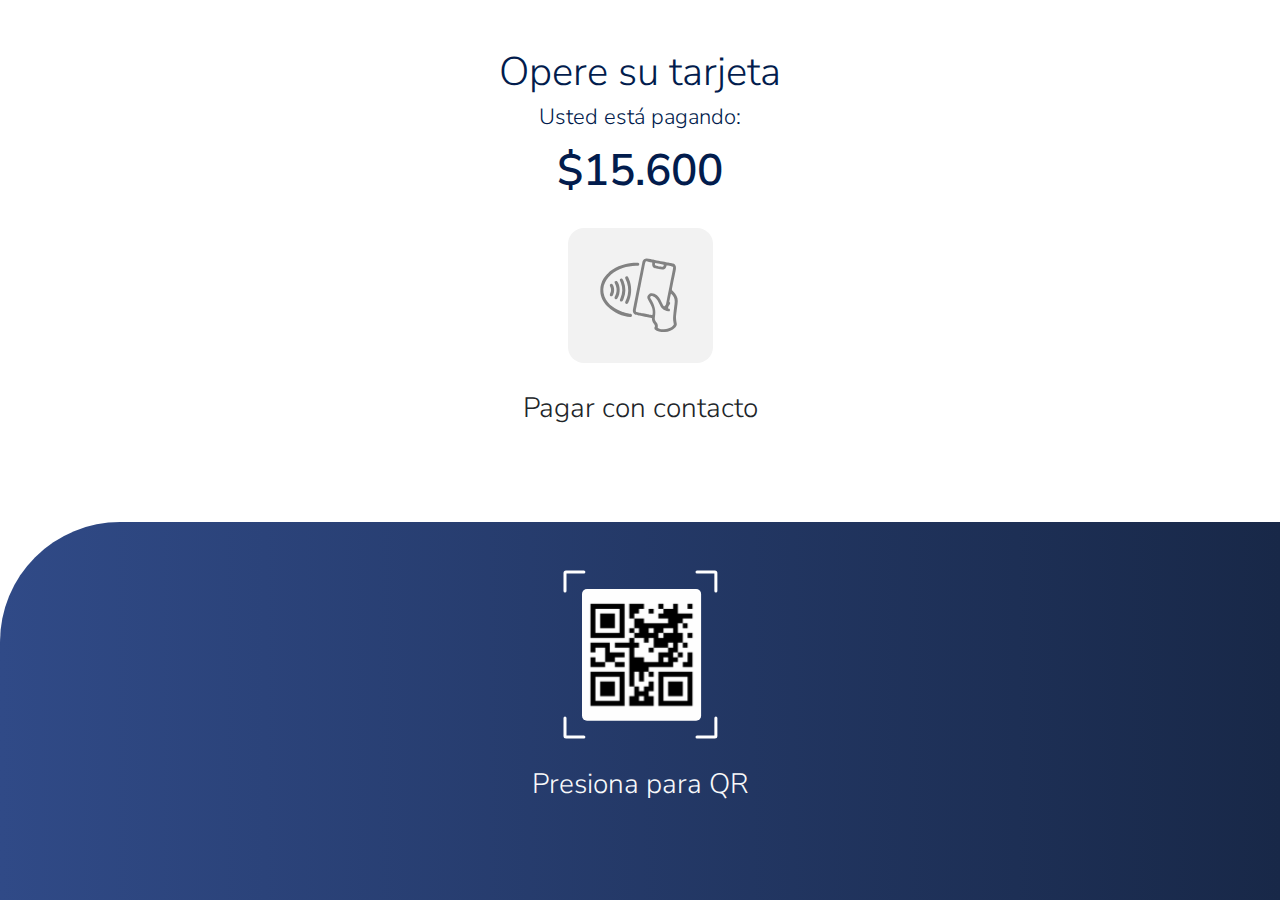
<file: index.html>
<!DOCTYPE html>
<html lang="es">

<head>
  <meta charset="UTF-8" />
  <meta name="viewport" content="width=device-width, initial-scale=1.0" />
  <title>Payment pos</title>
  <!-- Reset Css -->
  <link rel="stylesheet" href="assets/css/Reboot.css">
  <!-- Bootstrap -->
  <link href="https://cdn.jsdelivr.net/npm/bootstrap@5.3.3/dist/css/bootstrap.min.css" rel="stylesheet"
    integrity="sha384-QWTKZyjpPEjISv5WaRU9OFeRpok6YctnYmDr5pNlyT2bRjXh0JMhjY6hW+ALEwIH" crossorigin="anonymous">
  <!-- Css -->
  <link rel="stylesheet" href="assets/css/styles.css" />
  <!-- Icons  bootstrap -->
  <link rel="stylesheet" href="https://cdn.jsdelivr.net/npm/bootstrap-icons@1.11.3/font/bootstrap-icons.min.css">
   <!-- Animate On Scroll Library -->
  <link href="https://unpkg.com/aos@2.3.1/dist/aos.css" rel="stylesheet">
</head>

<body>
  <div id="root">
     <!-- header -->
    <header class="app-header text-center px-4">
      <div class="header-title  mt-5">
        <h1 class="fw-light">Opere su tarjeta</h1>
        <h2 class="fw-light my-2">Usted está pagando:</h2>
        <p class="fw-semibold">$15.600</p>
      </div>

      <a href="payment-contact.html" class="payment-icon d-flex justify-content-center align-items-center my-4">
        <img src="assets/img/icons/payment-contact.svg" alt="Pago por contacto">
      </a>

      <a href="payment-contact.html" class="fs-3 fw-light text-dark">Pagar con contacto</a>
    </header>


    <main class="app-main bg-light">
      <!-- Icono pago contacto -->
      <!-- <section class="payment-contact text-center bg-az-color">
        <div class="bg-light border-bottom-right">
          <a href="payment-contact.html" class="payment-icon d-flex justify-content-center align-items-center mb-4">
            <img src="assets/img/icons/payment-contact.svg" alt="Pago por contacto">
          </a>

          <a href="payment-contact.html" class="fs-3 fw-light text-dark">Pagar con contacto</a>
        </div>
      </section> -->

    <!-- Icono pago qr -->
      <section class="h-100 bg-az text-center border-top-left pt-5 payment-qr text-center">
        <div class="payment-qr">
          <a href="payment-qr.html" class="d-flex justify-content-center align-items-center mb-4">
            <img src="assets/img/icons/payment-qr.svg" alt="Pago por QR">
          </a>

          <a href="payment-qr.html" class="fs-3 fw-light text-light">Presiona para QR</a>
        </div>
      </section>
    </main>
  </div>

  <!-- JS bootstrap -->
  <script src="https://cdn.jsdelivr.net/npm/@popperjs/core@2.11.8/dist/umd/popper.min.js"
    integrity="sha384-I7E8VVD/ismYTF4hNIPjVp/Zjvgyol6VFvRkX/vR+Vc4jQkC+hVqc2pM8ODewa9r"
    crossorigin="anonymous"></script>
  <script src="https://cdn.jsdelivr.net/npm/bootstrap@5.3.3/dist/js/bootstrap.min.js"
    integrity="sha384-0pUGZvbkm6XF6gxjEnlmuGrJXVbNuzT9qBBavbLwCsOGabYfZo0T0to5eqruptLy"
    crossorigin="anonymous"></script> 
  <!-- Animate On Scroll Library -->
  <script src="https://unpkg.com/aos@2.3.1/dist/aos.js"></script>
  <script>
    AOS.init();
  </script>
</body>

</html>
</file>
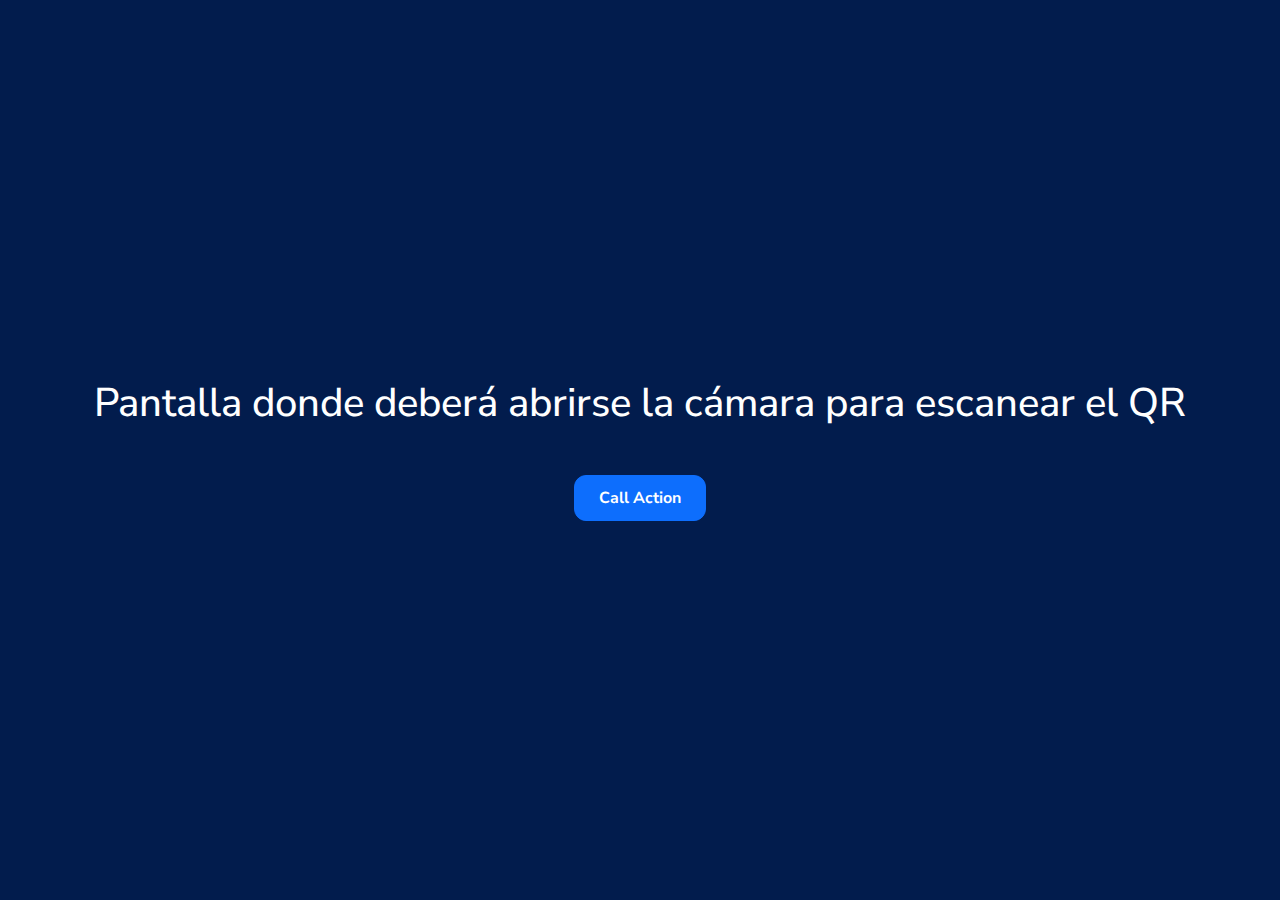
<file: generar-qr.html>
<!DOCTYPE html>
<html lang="es">

<head>
  <meta charset="UTF-8" />
  <meta name="viewport" content="width=device-width, initial-scale=1.0" />
  <title>Generar qr</title>
  <!-- Reset Css -->
  <link rel="stylesheet" href="assets/css/Reboot.css">
  <!-- Bootstrap -->
  <link href="https://cdn.jsdelivr.net/npm/bootstrap@5.3.3/dist/css/bootstrap.min.css" rel="stylesheet"
    integrity="sha384-QWTKZyjpPEjISv5WaRU9OFeRpok6YctnYmDr5pNlyT2bRjXh0JMhjY6hW+ALEwIH" crossorigin="anonymous">
  <!-- Css -->
  <link rel="stylesheet" href="assets/css/styles.css" />
  <link rel="stylesheet" href="assets/css/loading.css" />
  <!-- Icons  bootstrap -->
  <link rel="stylesheet" href="https://cdn.jsdelivr.net/npm/bootstrap-icons@1.11.3/font/bootstrap-icons.min.css">
</head>

<body>
  <div class="loading text-white px-4 text-center flex-column">
    <h1>Pantalla donde deberá abrirse la cámara para escanear el QR</h1>
    <a href="payment-error.html" id="confirmButton" class="btn btn-primary mt-5" role="button">Call Action</a>
  </div>

  <!-- JS bootstrap -->
  <script src="https://cdn.jsdelivr.net/npm/@popperjs/core@2.11.8/dist/umd/popper.min.js"
    integrity="sha384-I7E8VVD/ismYTF4hNIPjVp/Zjvgyol6VFvRkX/vR+Vc4jQkC+hVqc2pM8ODewa9r"
    crossorigin="anonymous"></script>
  <script src="https://cdn.jsdelivr.net/npm/bootstrap@5.3.3/dist/js/bootstrap.min.js"
    integrity="sha384-0pUGZvbkm6XF6gxjEnlmuGrJXVbNuzT9qBBavbLwCsOGabYfZo0T0to5eqruptLy"
    crossorigin="anonymous"></script> 
</body>
</html>
</file>
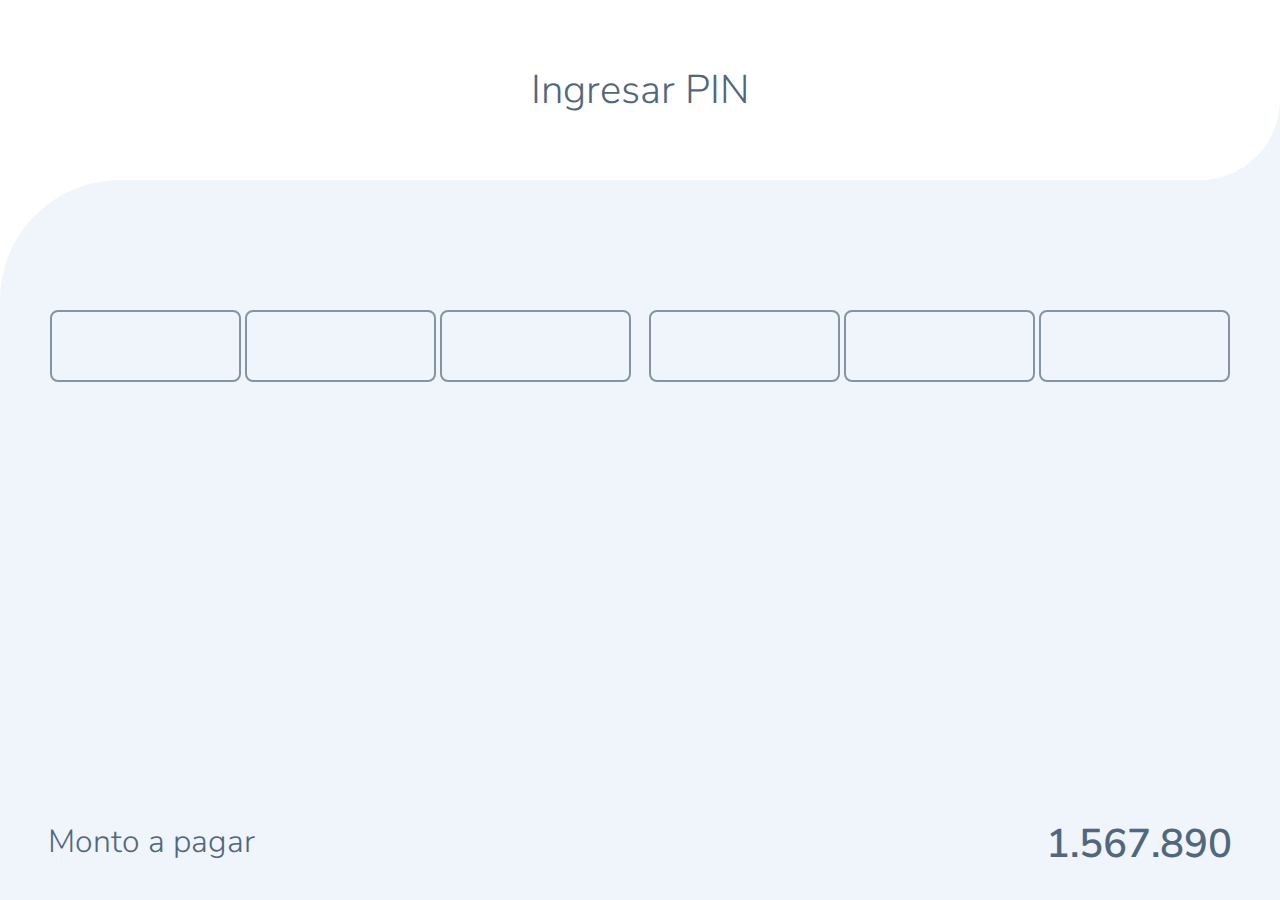
<file: payment-contact.html>
<!DOCTYPE html>
<html lang="es">

<head>
  <meta charset="UTF-8" />
  <meta name="viewport" content="width=device-width, initial-scale=1.0" />
  <title>payment-contact</title>
  <!-- Reset Css -->
  <link rel="stylesheet" href="assets/css/Reboot.css" />
  <!-- Bootstrap -->
  <link href="https://cdn.jsdelivr.net/npm/bootstrap@5.3.3/dist/css/bootstrap.min.css" rel="stylesheet"
    integrity="sha384-QWTKZyjpPEjISv5WaRU9OFeRpok6YctnYmDr5pNlyT2bRjXh0JMhjY6hW+ALEwIH" crossorigin="anonymous" />
  <!-- Css -->
  <link rel="stylesheet" href="assets/css/styles.css" />
  <link rel="stylesheet" href="assets/css/payment-qr.css" />
  <!-- Icons  bootstrap -->
  <link rel="stylesheet" href="https://cdn.jsdelivr.net/npm/bootstrap-icons@1.11.3/font/bootstrap-icons.min.css" />
  <link rel="stylesheet" href="https://cdn.jsdelivr.net/npm/bootstrap-icons@1.11.3/font/bootstrap-icons.min.css" />
  <!-- Animate On Scroll Library -->
  <link href="https://unpkg.com/aos@2.3.1/dist/aos.css" rel="stylesheet" />
</head>

<body>
  <div id="root">
    <!-- header -->
    <header class="header-page bg-light-blue">
      <div
        class="header-title h-100 d-flex align-items-center justify-content-center bg-light border-bottom-right px-4">
        <h1 class="fw-light">Ingresar PIN</h1>
      </div>
    </header>

    <main class="main-page bg-light position-relative">
      <!-- input pin -->
      <div class="w-100 h-100 bg-light-blue border-top-left px-5 pt-5">
        <div class="otp-field">
          <input type="text" name="" id="" maxlength="1" />
          <input type="text" name="" id="" maxlength="1" />
          <input type="text" class="space" maxlength="1" />
          <input type="text" name="" id="" maxlength="1" />
          <input type="text" name="" id="" maxlength="1" />
          <input type="text" name="" id="" maxlength="1" />
        </div>
      </div>

      <!-- detalle del pago -->
      <div class="payment-data d-flex justify-content-between align-items-center px-5">
        <h3 class="fs-2 fw-light mb-1">Monto a pagar</h3>
        <h4 class="fs-1 fw-semibold">1.567.890</h4>
      </div>
    </main>
  </div>

  <!-- JS bootstrap -->
  <script src="https://cdn.jsdelivr.net/npm/@popperjs/core@2.11.8/dist/umd/popper.min.js"
    integrity="sha384-I7E8VVD/ismYTF4hNIPjVp/Zjvgyol6VFvRkX/vR+Vc4jQkC+hVqc2pM8ODewa9r"
    crossorigin="anonymous"></script>
  <script src="https://cdn.jsdelivr.net/npm/bootstrap@5.3.3/dist/js/bootstrap.min.js"
    integrity="sha384-0pUGZvbkm6XF6gxjEnlmuGrJXVbNuzT9qBBavbLwCsOGabYfZo0T0to5eqruptLy"
    crossorigin="anonymous"></script>

  <script src="assets/js/input.js"></script>
</body>

</html>
</file>
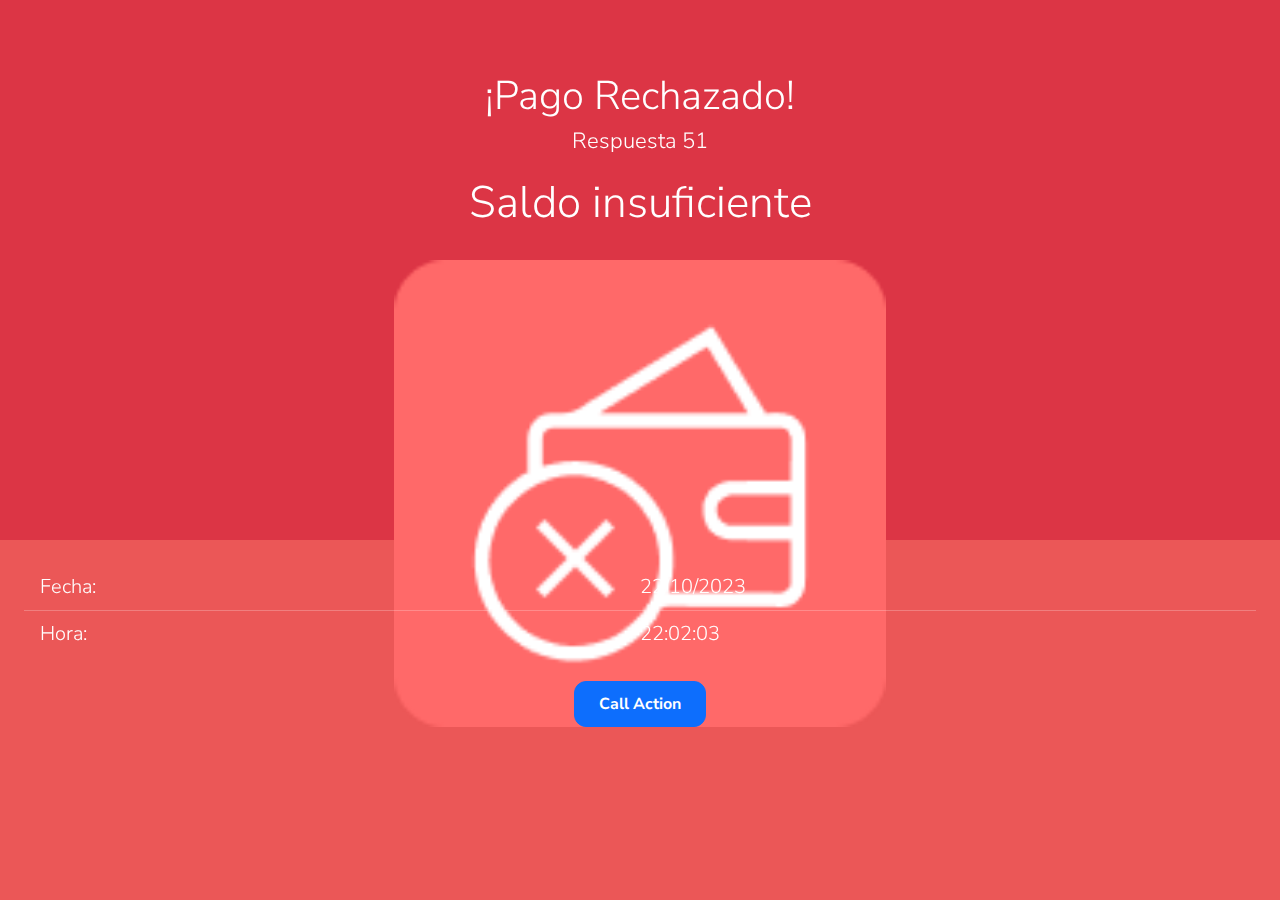
<file: payment-error.html>
<!DOCTYPE html>
<html lang="es">

<head>
  <meta charset="UTF-8" />
  <meta name="viewport" content="width=device-width, initial-scale=1.0" />
  <title>Payment error</title>
  <!-- Reset Css -->
  <link rel="stylesheet" href="assets/css/Reboot.css">
  <!-- Bootstrap -->
  <link href="https://cdn.jsdelivr.net/npm/bootstrap@5.3.3/dist/css/bootstrap.min.css" rel="stylesheet"
    integrity="sha384-QWTKZyjpPEjISv5WaRU9OFeRpok6YctnYmDr5pNlyT2bRjXh0JMhjY6hW+ALEwIH" crossorigin="anonymous">
  <!-- Css -->
  <link rel="stylesheet" href="assets/css/styles.css" />
  <link rel="stylesheet" href="assets/css/payment-qr.css" />
  <!-- Icons  bootstrap -->
  <link rel="stylesheet" href="https://cdn.jsdelivr.net/npm/bootstrap-icons@1.11.3/font/bootstrap-icons.min.css">
  <!-- Animate On Scroll Library -->
  <link href="https://unpkg.com/aos@2.3.1/dist/aos.css" rel="stylesheet">
</head>

<body>
  <div id="root" class="page-response">
     <!-- header -->
     <header class="header-page bg-danger p-4">
        <div class="header-title text-center mt-5" data-aos="fade-in" data-aos-duration="1000">
          <h1 class="fw-light mb-2">¡Pago Rechazado!</h1>
          <h2 class="fw-light mb-3">Respuesta  51</h2>
          <p class="fw-light">Saldo insuficiente</p>
        </div>

        <!-- icono -->
        <div class="header-icon-payment mt-4" data-aos="fade-in" data-aos-duration="1000">
          <img src="assets/img/icon-error.png" alt="error al procesar el pago">
        </div>
    </header>


    <main class="main-page bg-danger-dark p-4 text-white">
      <!-- detalle del pago -->
      <ul class="list-group list-group-flush" data-aos="fade-in" data-aos-duration="2000">
        <li class="list-group-item d-flex">
          <span class="fw-light w-50">Fecha:</span>
          <span class="fw-light">22/10/2023</span>
        </li>
        <li class="list-group-item d-flex">
          <span class="fw-light w-50">Hora:</span>
          <span class="fw-light">22:02:03</span>
        </li>
      </ul>

      <!-- call action para vovler al index o descargar algún elementos -->
      <div class="d-flex justify-content-center mt-4" data-aos="fade-in" data-aos-duration="2000">
        <a href="index.html" id="confirmButton" class="btn btn-primary" role="button">Call Action</a>
      </div>
    </main>
  </div>

  <!-- JS bootstrap -->
  <script src="https://cdn.jsdelivr.net/npm/@popperjs/core@2.11.8/dist/umd/popper.min.js"
    integrity="sha384-I7E8VVD/ismYTF4hNIPjVp/Zjvgyol6VFvRkX/vR+Vc4jQkC+hVqc2pM8ODewa9r"
    crossorigin="anonymous"></script>
  <script src="https://cdn.jsdelivr.net/npm/bootstrap@5.3.3/dist/js/bootstrap.min.js"
    integrity="sha384-0pUGZvbkm6XF6gxjEnlmuGrJXVbNuzT9qBBavbLwCsOGabYfZo0T0to5eqruptLy"
    crossorigin="anonymous"></script> 

    <!-- Animate On Scroll Library -->
    <script src="https://unpkg.com/aos@2.3.1/dist/aos.js"></script>
    <script>
      AOS.init();
    </script>
</body>

</html>
</file>
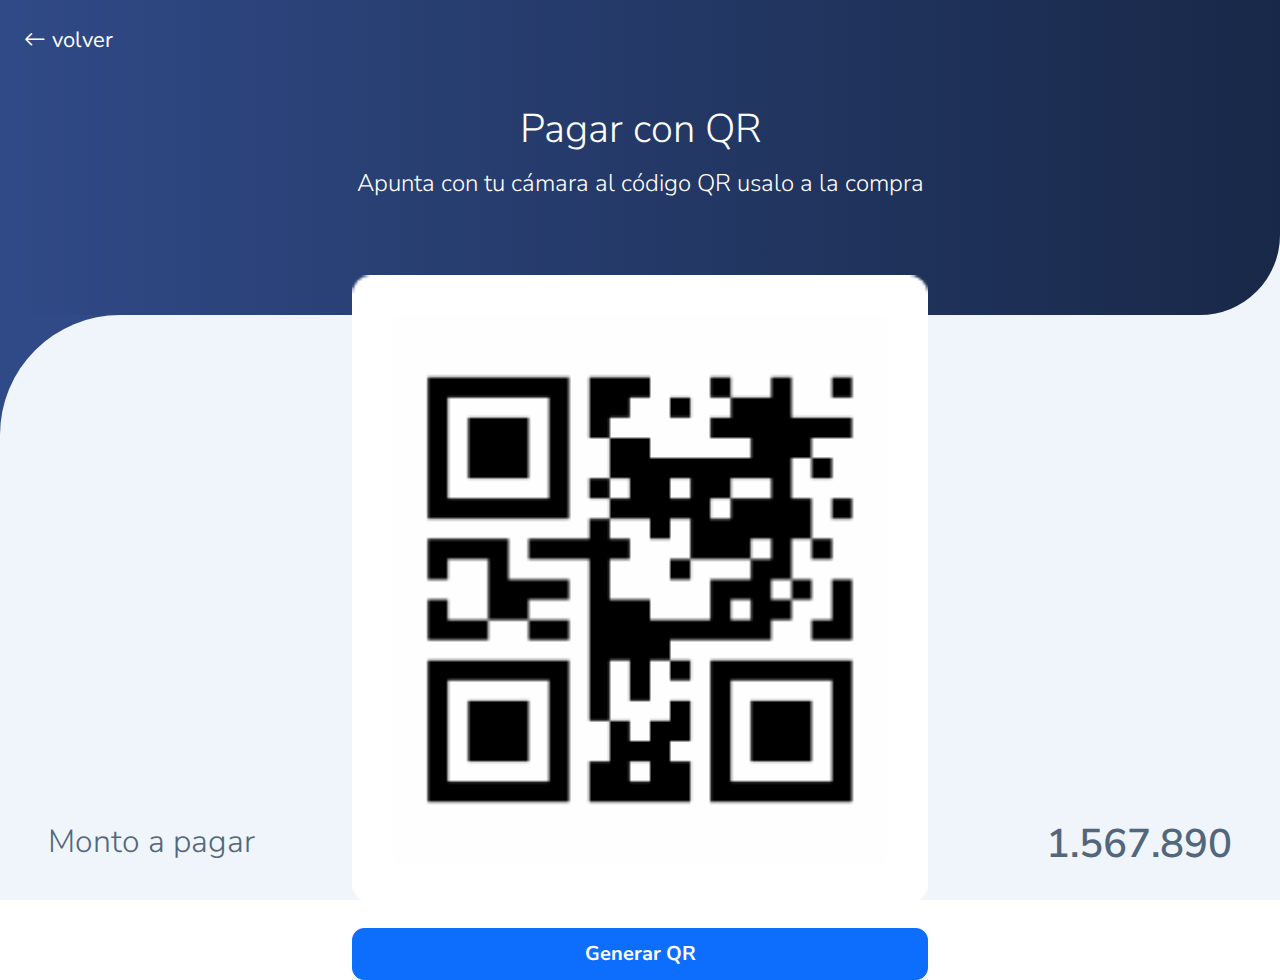
<file: payment-qr.html>
<!DOCTYPE html>
<html lang="es">

<head>
  <meta charset="UTF-8" />
  <meta name="viewport" content="width=device-width, initial-scale=1.0" />
  <title>payment-qr</title>
  <!-- Reset Css -->
  <link rel="stylesheet" href="assets/css/Reboot.css">
  <!-- Bootstrap -->
  <link href="https://cdn.jsdelivr.net/npm/bootstrap@5.3.3/dist/css/bootstrap.min.css" rel="stylesheet"
    integrity="sha384-QWTKZyjpPEjISv5WaRU9OFeRpok6YctnYmDr5pNlyT2bRjXh0JMhjY6hW+ALEwIH" crossorigin="anonymous">
  <!-- Css -->
  <link rel="stylesheet" href="assets/css/styles.css" />
  <link rel="stylesheet" href="assets/css/payment-qr.css" />
  <!-- Icons  bootstrap -->
  <link rel="stylesheet" href="https://cdn.jsdelivr.net/npm/bootstrap-icons@1.11.3/font/bootstrap-icons.min.css">
  <!-- Animate On Scroll Library -->
  <link href="https://unpkg.com/aos@2.3.1/dist/aos.css" rel="stylesheet">
</head>

<body>
  <div id="root" class="page-qr">
    <!-- header -->
    <header class="header-page bg-light-blue">
      <div class="conatiner-fluid h-100 bg-az border-bottom-right p-4">
        <a href="index.html" class="navbar-brand"><i class="bi bi-arrow-left"></i> volver</a>
  
        <div class="header-title text-center mt-5 px-4">
          <h1 class="fw-light mb-3">Pagar con QR</h1>
          <h2 class="fs-4 fw-light">Apunta con tu cámara al código QR usalo a la compra </h2>
        </div>
      </div>
    </header>


    <main class="main-page bg-az-color-1 position-relative">
      <div class="h-100 bg-light-blue border-top-left">

        <!--Apoyo visual del QR-->
        <div class="payment-qr">
          <img src="assets/img/qr-page.png" alt="img qr" class="mb-4">

          <div class="d-grid">
            <a href="generar-qr.html" id="confirmButton" class="btn btn-primary btn-lg" role="button">Generar QR</a>
          </div>
        </div>
      </div>

      <div class="payment-data d-flex justify-content-between align-items-center px-5">
        <h3 class="fs-2 fw-light mb-1">Monto a pagar</h3>
        <h4 class="fs-1 fw-semibold">1.567.890</h4>
      </div>

    </main>
  </div>

  <!-- JS bootstrap -->
  <script src="https://cdn.jsdelivr.net/npm/@popperjs/core@2.11.8/dist/umd/popper.min.js"
    integrity="sha384-I7E8VVD/ismYTF4hNIPjVp/Zjvgyol6VFvRkX/vR+Vc4jQkC+hVqc2pM8ODewa9r"
    crossorigin="anonymous"></script>
  <script src="https://cdn.jsdelivr.net/npm/bootstrap@5.3.3/dist/js/bootstrap.min.js"
    integrity="sha384-0pUGZvbkm6XF6gxjEnlmuGrJXVbNuzT9qBBavbLwCsOGabYfZo0T0to5eqruptLy"
    crossorigin="anonymous"></script>
</body>

</html>
</file>
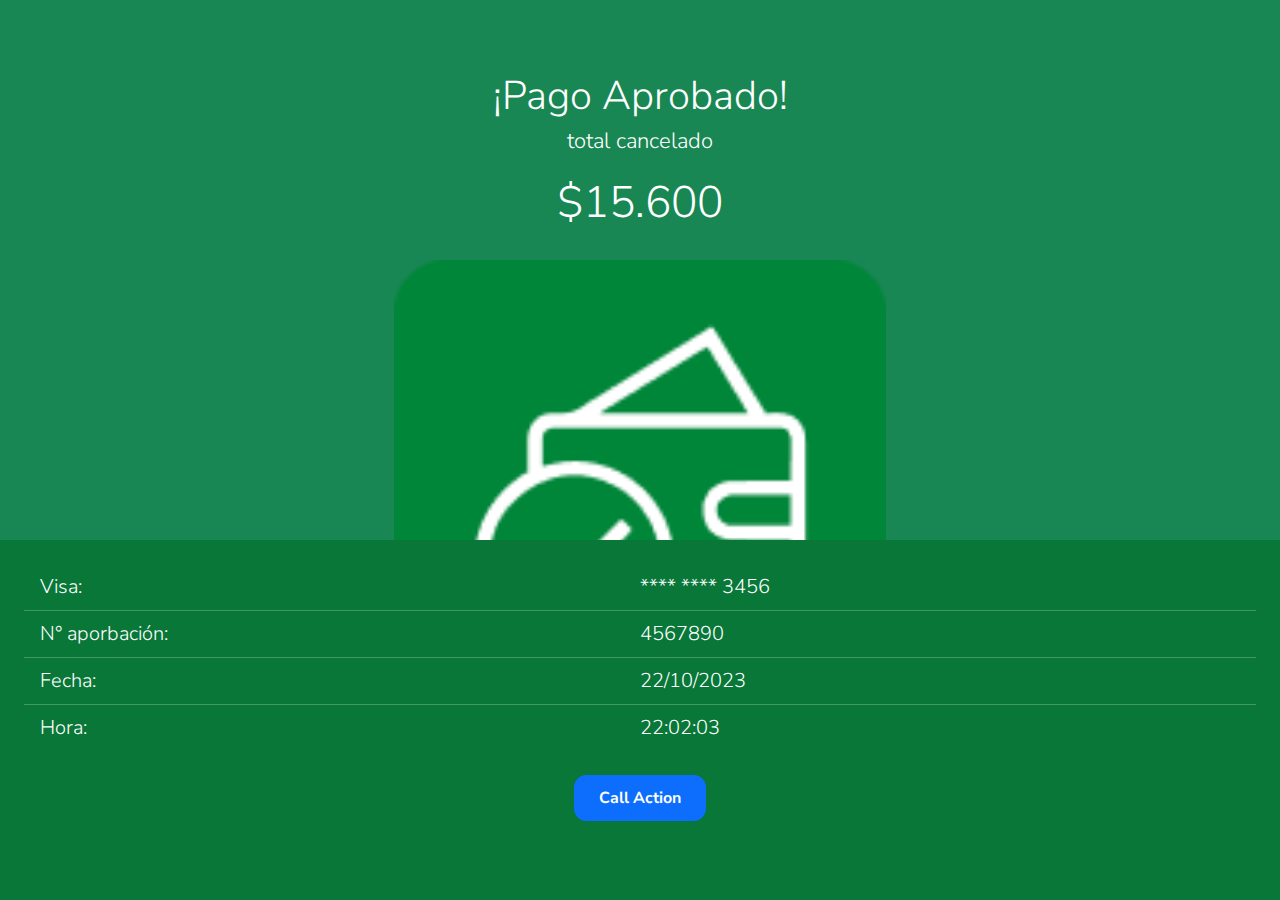
<file: payment-success.html>
<!DOCTYPE html>
<html lang="es">

<head>
  <meta charset="UTF-8" />
  <meta name="viewport" content="width=device-width, initial-scale=1.0" />
  <title>Payment success</title>
  <!-- Reset Css -->
  <link rel="stylesheet" href="assets/css/Reboot.css">
  <!-- Bootstrap -->
  <link href="https://cdn.jsdelivr.net/npm/bootstrap@5.3.3/dist/css/bootstrap.min.css" rel="stylesheet"
    integrity="sha384-QWTKZyjpPEjISv5WaRU9OFeRpok6YctnYmDr5pNlyT2bRjXh0JMhjY6hW+ALEwIH" crossorigin="anonymous">
  <!-- Css -->
  <link rel="stylesheet" href="assets/css/styles.css" />
  <link rel="stylesheet" href="assets/css/payment-qr.css" />
  <!-- Icons  bootstrap -->
  <link rel="stylesheet" href="https://cdn.jsdelivr.net/npm/bootstrap-icons@1.11.3/font/bootstrap-icons.min.css">
  <!-- Animate On Scroll Library -->
  <link href="https://unpkg.com/aos@2.3.1/dist/aos.css" rel="stylesheet">
</head>

<body>
  <div id="root" class="page-response">
     <!-- header -->
     <header class="header-page bg-success p-4">
        <div class="header-title text-center mt-5">
          <h1 class="fw-light mb-2">¡Pago Aprobado!</h1>
          <h2 class="fw-light mb-3">total cancelado</h2>
          <p class="fw-light">$15.600</p>
        </div>

        <!-- icono -->
        <div class="header-icon-payment mt-4">
          <img src="assets/img/icon-success.png" alt="Pago exitoso">
        </div>
    </header>


    <main class="main-page bg-succes-dark p-4 text-white">
      <!-- detalle del pago -->
      <ul class="list-group list-group-flush text-cente">
        <li class="list-group-item d-flex">
          <span class="fw-light w-50">Visa:</span>
          <span class="fw-light">**** **** 3456</span>
        </li>
        <li class="list-group-item d-flex">
          <span class="fw-light w-50">N° aporbación:</span>
          <span class="fw-light">4567890</span>
        </li>
        <li class="list-group-item d-flex">
          <span class="fw-light w-50">Fecha:</span>
          <span class="fw-light">22/10/2023</span>
        </li>
        <li class="list-group-item d-flex">
          <span class="fw-light w-50">Hora:</span>
          <span class="fw-light">22:02:03</span>
        </li>
      </ul>

      <!-- call action para vovler al index o descargar algún elementos -->
      <div class="d-flex justify-content-center mt-4">
        <a href="index.html" id="confirmButton" class="btn btn-primary" role="button">Call Action</a>
      </div>
    </main>
  </div>

  <!-- JS bootstrap -->
  <script src="https://cdn.jsdelivr.net/npm/@popperjs/core@2.11.8/dist/umd/popper.min.js"
    integrity="sha384-I7E8VVD/ismYTF4hNIPjVp/Zjvgyol6VFvRkX/vR+Vc4jQkC+hVqc2pM8ODewa9r"
    crossorigin="anonymous"></script>
  <script src="https://cdn.jsdelivr.net/npm/bootstrap@5.3.3/dist/js/bootstrap.min.js"
    integrity="sha384-0pUGZvbkm6XF6gxjEnlmuGrJXVbNuzT9qBBavbLwCsOGabYfZo0T0to5eqruptLy"
    crossorigin="anonymous"></script>
</body>

</html>
</file>
<file: assets/css/styles.css>
@import url('https://fonts.googleapis.com/css2?family=Nunito+Sans:ital,opsz,wght@0,6..12,200..1000;1,6..12,200..1000&display=swap');

:root {
    --bg: #0f0f0f;
    --primary: #002884;
    --secondary: #021C4D;
    --secondary-second: #3065FF;
    --border: #ccc;
    --gray: #8594A3;
    --gray-secondary: #8392A2;
    --danger-secondary: #F45416;
    --text: #52677B;
    --white: #ffffff;
    --white-blue: #F5F9FE;
    --light-blue: #eff5fb;
    --font: "Nunito Sans", sans-serif;
}

*,
h1,
h2,
h3,
h4,
h5,
h6,
p {
    padding: 0;
    margin: 0;
    box-sizing: border-box;
}

body {
    font-family: var(--font);
    color: var(--text);
    background-color: var(--white);
}

a {
    text-decoration: none;
}

#root {
    display: grid;
    grid-template-areas:
        "navbar"
        "header"
        "main";
}

.bg-light {
    background-color: var(--white) !important;
}

.text-danger {
    color: var(--danger-secondary);
}

.text-color {
    color: var(--text);
}

.text-blue {
    color: var(--primary);
}

.font-regular {
    font-size: 16px;
}

.font-sm {
    font-size: 14px;
}

/* Col rigth */
.app-header {
    grid-area: header;
    color: var(--secondary);
    height: 58vh;
}

header h1 {
    font-size: 40px;
}

header h2 {
    font-size: 22px;
}


header p {
    font-size: 44px;
}


.app-main {
    grid-area: main;
    height: calc(100vh - 227px);
    height: 42vh;
    background-color: yellow;
}


.border-top-left {
    border-top-left-radius: 120px;
}

.border-bottom-right {
    border-bottom-right-radius: 80px;
}

.bg-az-color {
    background: #182848;
}

.bg-az-color-1 {
    background: #304a87;
}

.bg-light-blue {
    background: #eff5fb;
}

.bg-az {
    background: linear-gradient(90deg, #304a87 0%, #182848 100%);
}

/* BUTTONS */
.btn {
    border-radius: 12px;
    padding: 10px 24px;
    font-weight: bold;
}

.payment-icon {
    background-color: #F2F2F2;
    width: 145px;
    height: 135px;
    margin: 0 auto;
    border-radius: 1rem;
}

.payment-icon img {
    width: 60%;
}

.navbar-brand {
    font-size: 22px;
}
</file>
<file: assets/css/loading.css>
.loading {
    background-color: var(--secondary);
    height: 100vh;
    display: flex;
    justify-content: center;
    align-items: center;
}
.loader {
    width: 65px;
    height: 30px;
    position: relative;
  }
  .loader:before {
    content: "";
    position: absolute;
    border-radius: 50px;
    box-shadow: 0 0 0 3px inset #fff;
    animation: l3 0.75s infinite alternate;
  }
  @keyframes l3 {
    0% {
      inset: 0 35px 0 0;
    }
    50% {
      inset: 0 0 0 0;
    }
    100% {
      inset: 0 0 0 35px;
    }
  }
</file>
<file: assets/css/payment-qr.css>
.header-page {
  height: 20vh;
}

.main-page {
  height: calc(100vh - 153px);
  height: 80vh;
}

/* style */
.otp-field {
  display: flex;
  margin-top: 80px;
}

.otp-field input {
  width: 24%;
  font-size: 32px;
  padding: 10px;
  text-align: center;
  border-radius: 8px;
  margin: 2px;
  border: 2px solid var( --gray);
  background-color: var(--light-blue);
  color: var(--secondary);
  outline: none;
  transition: all 0.1s;
}
.otp-field input:focus {
  border: 2px solid var(--secondary);
}

.disabled {
  opacity: 0.5;
}
.space {
  margin-right: 1rem !important;
}

/* detalle */
.payment-data {
    position: absolute;
    bottom: 32px;
    width: 100%;
}

/** PAGE QR **/
.page-qr .header-page {
  height: 35vh;
  color: var(--white);
}

.page-qr .main-page {
  height: 65vh;
}


/* IMg QR */
.payment-qr {
  width: 45%;
  margin: 0 auto;
}

.payment-qr img {
  width: 100%;
  margin-top: -40px;
}

/* PAGE success y error */
.page-response .header-page {
  height: 60vh;
  color: var(--white);
}

.header-page .header-icon-payment {
  width: 40%;
  margin: 0 auto;
}
.header-page .header-icon-payment img {
  width: 100%;
}

.bg-succes-dark {
  background-color: #087738;
}

.bg-danger-dark {
  background-color: #eb5757;
}

.page-response .main-page {
  height: 40vh;
}

.main-page .list-group-item {
  background-color: transparent;
  font-size: 20px;
  color: var(--white);
  border-bottom: solid 1px #ffffff3d;
}
</file>
<file: assets/css/Reboot.css>
/*
Reboot
Normalization of HTML elements, manually forked from Normalize.css to remove styles targeting irrelevant browsers while applying new styles.
Normalize is licensed MIT. https://github.com/necolas/normalize.css
* Bootstrap v4.0.0-beta (https://getbootstrap.com)
 * Copyright 2011-2017 The Bootstrap Authors
 * Copyright 2011-2017 Twitter, Inc.
 * Licensed under MIT (https://github.com/twbs/bootstrap/blob/master/LICENSE)
*/
/*
Document
1. Change from `box-sizing: content-box` so that `width` is not affected by `padding` or `border`.
2. Change the default font family in all browsers.
3. Correct the line height in all browsers.
4. Prevent adjustments of font size after orientation changes in IE on Windows Phone and in iOS.
5. Setting @viewport causes scrollbars to overlap content in IE11 and Edge, so we force a non-overlapping, non-auto-hiding scrollbar to counteract.
6. Change the default tap highlight to be completely transparent in iOS.
*/
*,
*::before,
*::after {
  box-sizing: border-box; /* 1 */
}
html {
  font-family: sans-serif; /* 2 */
  line-height: 1.15; /* 3 */
  -webkit-text-size-adjust: 100%; /* 4 */
  -ms-text-size-adjust: 100%; /* 4 */
  -ms-overflow-style: scrollbar; /* 5 */
  -webkit-tap-highlight-color: transparent; /* 6 */
}
/* IE10+ doesn't honor `<meta name="viewport">` in some cases. */
@-ms-viewport {
  width: device-width;
}
/* stylelint-disable selector-list-comma-newline-after
Shim for "new" HTML5 structural elements to display correctly (IE10, older browsers) */
article, aside, dialog, figcaption, figure, footer, header, hgroup, main, nav, section {
  display: block;
}
/*
Body
1. Remove the margin in all browsers.
2. As a best practice, apply a default `background-color`.
3. Set an explicit initial text-align value so that we can later use the `inherit` value on things like `<th>` elements.
*/
body {
  margin: 0; /* 1 */
  font-family: -apple-system, BlinkMacSystemFont, "Segoe UI", Roboto, "Helvetica Neue", Arial, sans-serif, "Apple Color Emoji", "Segoe UI Emoji", "Segoe UI Symbol";
  font-size: 1rem;
  font-weight: normal;
  line-height: 1.5;
  color: #212529;
  text-align: left; /* 3 */
  background-color: #fff; /* 2 */
}
/*
Suppress the focus outline on elements that cannot be accessed via keyboard.
This prevents an unwanted focus outline from appearing around elements that might still respond to pointer events.
Credit: https://github.com/suitcss/base
*/
[tabindex="-1"]:focus {
  outline: none !important;
}
/* 
Content grouping
1. Add the correct box sizing in Firefox.
2. Show the overflow in Edge and IE.
*/
hr {
  box-sizing: content-box; /* 1 */
  height: 0; /* 1 */
  overflow: visible; /* 2 */
}
/* 
Typography
*/
/* 
Remove top margins from headings
By default, `<h1>`-`<h6>` all receive top and bottom margins. We nuke the top margin for easier control within type scales as it avoids margin collapsing.
*/
h1, h2, h3, h4, h5, h6 {
  margin-top: 0;
  margin-bottom: .5rem;
}
/*
Reset margins on paragraphs
Similarly, the top margin on `<p>`s get reset. However, we also reset the bottom margin to use `rem` units instead of `em`.
*/
p {
  margin-top: 0;
  margin-bottom: 1rem;
}
/*
Abbreviations
1. Remove the bottom border in Firefox 39-.
2. Add the correct text decoration in Chrome, Edge, IE, Opera, and Safari.
3. Add explicit cursor to indicate changed behavior.
4. Duplicate behavior to the data-* attribute for our tooltip plugin
*/
abbr[title],
abbr[data-original-title] { /* 4 */
  text-decoration: underline; /* 2 */
  -webkit-text-decoration: underline dotted; /* 2 */
          text-decoration: underline dotted; /* 2 */
  cursor: help; /* 3 */
  border-bottom: 0; /* 1 */
}
address {
  margin-bottom: 1rem;
  font-style: normal;
  line-height: inherit;
}
ol,
ul,
dl {
  margin-top: 0;
  margin-bottom: 1rem;
}
ol ol,
ul ul,
ol ul,
ul ol {
  margin-bottom: 0;
}
dt {
  font-weight: bold;
}
dd {
  margin-bottom: .5rem;
  margin-left: 0; /* Undo browser default */
}
blockquote {
  margin: 0 0 1rem;
}
dfn {
  font-style: italic; /* Add the correct font style in Android 4.3- */
}
b,
strong {
  font-weight: bolder; /* Add the correct font weight in Chrome, Edge, and Safari */
}
small {
  font-size: 80%; /* Add the correct font size in all browsers */
}
sub,
sup {
  position: relative;
  font-size: 75%;
  line-height: 0;
  vertical-align: baseline;
}
sub {
  bottom: -.25em;
}
sup {
  top: -.5em;
}
/*
Links
*/
a {
  color: #007bff;
  text-decoration: none;
  background-color: transparent; /* Remove the gray background on active links in IE 10. */
  -webkit-text-decoration-skip: objects; /* Remove gaps in links underline in iOS 8+ and Safari 8+. */
}
a:hover {
  color: #0056b3;
  text-decoration: underline;
}
/*
And undo these styles for placeholder links/named anchors (without href) which have not been made explicitly keyboard-focusable (without tabindex). It would be more straightforward to just use a[href] in previous block, but that causes specificity issues in many other styles that are too complex to fix.
See https://github.com/twbs/bootstrap/issues/19402
*/
a:not([href]):not([tabindex]) {
  color: inherit;
  text-decoration: none;
}
a:not([href]):not([tabindex]):focus, a:not([href]):not([tabindex]):hover {
  color: inherit;
  text-decoration: none;
}
a:not([href]):not([tabindex]):focus {
  outline: 0;
}
/*
Code
*/
pre,
code,
kbd,
samp {
  font-family: monospace, monospace; /* Correct the inheritance and scaling of font size in all browsers. */
  font-size: 1em; /* Correct the odd `em` font sizing in all browsers. */
}
pre {
  /* Remove browser default top margin */
  margin-top: 0;
  /* Reset browser default of `1em` to use `rem`s */    
  margin-bottom: 1rem; 
  /* Don't allow content to break outside */    
  overflow: auto;
  /* We have @viewport set which causes scrollbars to overlap content in IE11 and Edge, so we force a non-overlapping, non-auto-hiding scrollbar to counteract. */      
  -ms-overflow-style: scrollbar;
}
/*
Figures
*/
figure {
  /* Apply a consistent margin strategy (matches our type styles). */
  margin: 0 0 1rem;
}
/*
Images and content
*/
img {
  vertical-align: middle;
  border-style: none; /* Remove the border on images inside links in IE 10-. */
}
svg:not(:root) {
  overflow: hidden; /* Hide the overflow in IE */
}
/*
Avoid 300ms click delay on touch devices that support the `touch-action` CSS property.
In particular, unlike most other browsers, IE11+Edge on Windows 10 on touch devices and IE Mobile 10-11 DON'T remove the click delay when `<meta name="viewport" content="width=device-width">` is present. However, they DO support removing the click delay via `touch-action: manipulation`.
See:
* https://getbootstrap.com/docs/4.0/content/reboot/#click-delay-optimization-for-touch
* https://caniuse.com/#feat=css-touch-action
*  https://patrickhlauke.github.io/touch/tests/results/#suppressing-300ms-delay
*/
a,
area,
button,
[role="button"],
input:not([type=range]),
label,
select,
summary,
textarea {
  -ms-touch-action: manipulation;
      touch-action: manipulation;
}
/*
Tables
*/
table {
  border-collapse: collapse; /* Prevent double borders */
}
caption {
  padding-top: 0.75rem;
  padding-bottom: 0.75rem;
  color: #868e96;
  text-align: left;
  caption-side: bottom;
}
th {
  /* Matches default `<td>` alignment by inheriting from the `<body>`, or the closest parent with a set `text-align`. */
  text-align: inherit;
}
/*
Forms
*/
label {
  /* Allow labels to use `margin` for spacing. */
  display: inline-block;
  margin-bottom: .5rem;
}
/*
Remove the default `border-radius` that macOS Chrome adds.
Details at https://github.com/twbs/bootstrap/issues/24093
*/
button {
  border-radius: 0;
}
/*
Work around a Firefox/IE bug where the transparent `button` background results in a loss of the default `button` focus styles.
Credit: https://github.com/suitcss/base/
*/
button:focus {
  outline: 1px dotted;
  outline: 5px auto -webkit-focus-ring-color;
}
input,
button,
select,
optgroup,
textarea {
  margin: 0; /* Remove the margin in Firefox and Safari */
  font-family: inherit;
  font-size: inherit;
  line-height: inherit;
}
button,
input {
  overflow: visible; /* Show the overflow in Edge */
}
button,
select {
  text-transform: none; /* Remove the inheritance of text transform in Firefox */
}
/*
1. Prevent a WebKit bug where (2) destroys native `audio` and `video` controls in Android 4.
2. Correct the inability to style clickable types in iOS and Safari.
*/
button,
html [type="button"],
[type="reset"],
[type="submit"] {
  -webkit-appearance: button;
}
/*
Remove inner border and padding from Firefox, but don't restore the outline like Normalize.
*/
button::-moz-focus-inner,
[type="button"]::-moz-focus-inner,
[type="reset"]::-moz-focus-inner,
[type="submit"]::-moz-focus-inner {
  padding: 0;
  border-style: none;
}
input[type="radio"],
input[type="checkbox"] {
  box-sizing: border-box; /* 1. Add the correct box sizing in IE 10- */
  padding: 0; /* 2. Remove the padding in IE 10- */
}
input[type="date"],
input[type="time"],
input[type="datetime-local"],
input[type="month"] {
  /* 
  Remove the default appearance of temporal inputs to avoid a Mobile Safari bug where setting a custom line-height prevents text from being vertically centered within the input.
  
  See https://bugs.webkit.org/show_bug.cgi?id=139848
  and https://github.com/twbs/bootstrap/issues/11266
  */
  -webkit-appearance: listbox;
}
textarea {
  overflow: auto; /* Remove the default vertical scrollbar in IE. */
  /* Textareas should really only resize vertically so they don't break their (horizontal) containers. */
  resize: vertical;
}
fieldset {
  /* 
  Browsers set a default `min-width: min-content;` on fieldsets, unlike e.g. `<div>`s, which have `min-width: 0;` by default. So we reset that to ensure fieldsets behave more like a standard block element.
  
  See https://github.com/twbs/bootstrap/issues/12359
  and https://html.spec.whatwg.org/multipage/#the-fieldset-and-legend-elements  
  */
  min-width: 0;
  /* Reset the default outline behavior of fieldsets so they don't affect page layout. */
  padding: 0;
  margin: 0;
  border: 0;
}
/*
1. Correct the text wrapping in Edge and IE.
2. Correct the color inheritance from `fieldset` elements in IE.
*/
legend {
  display: block;
  width: 100%;
  max-width: 100%; /* 1 */
  padding: 0;
  margin-bottom: .5rem;
  font-size: 1.5rem;
  line-height: inherit;
  color: inherit; /* 2 */
  white-space: normal; /* 1 */
}
progress {
  vertical-align: baseline; /* Add the correct vertical alignment in Chrome, Firefox, and Opera. */
}
/* 
Correct the cursor style of increment and decrement buttons in Chrome.
*/
[type="number"]::-webkit-inner-spin-button,
[type="number"]::-webkit-outer-spin-button {
  height: auto;
}
[type="search"] {
  /* 
  This overrides the extra rounded corners on search inputs in iOS so that our `.form-control` class can properly style them. Note that this cannot simply be added to `.form-control` as it's not specific enough. 
  
  For details, see https://github.com/twbs/bootstrap/issues/11586.
  */    
  outline-offset: -2px;
  -webkit-appearance: none;
}
/*
Remove the inner padding and cancel buttons in Chrome and Safari on macOS.
*/
[type="search"]::-webkit-search-cancel-button,
[type="search"]::-webkit-search-decoration {
  -webkit-appearance: none;
}
/*
1. Correct the inability to style clickable types in iOS and Safari.
2. Change font properties to `inherit` in Safari.
*/
::-webkit-file-upload-button {
  font: inherit;
  -webkit-appearance: button;
}
/*
Correct element displays
*/
output {
  display: inline-block;
}
summary {
  display: list-item; /* Add the correct display in all browsers */
}
template {
  display: none; /* Add the correct display in IE */
}
/* 
Always hide an element with the `hidden` HTML attribute (from PureCSS).
Needed for proper display in IE 10-.
*/
[hidden] {
  display: none !important;
}
</file>
